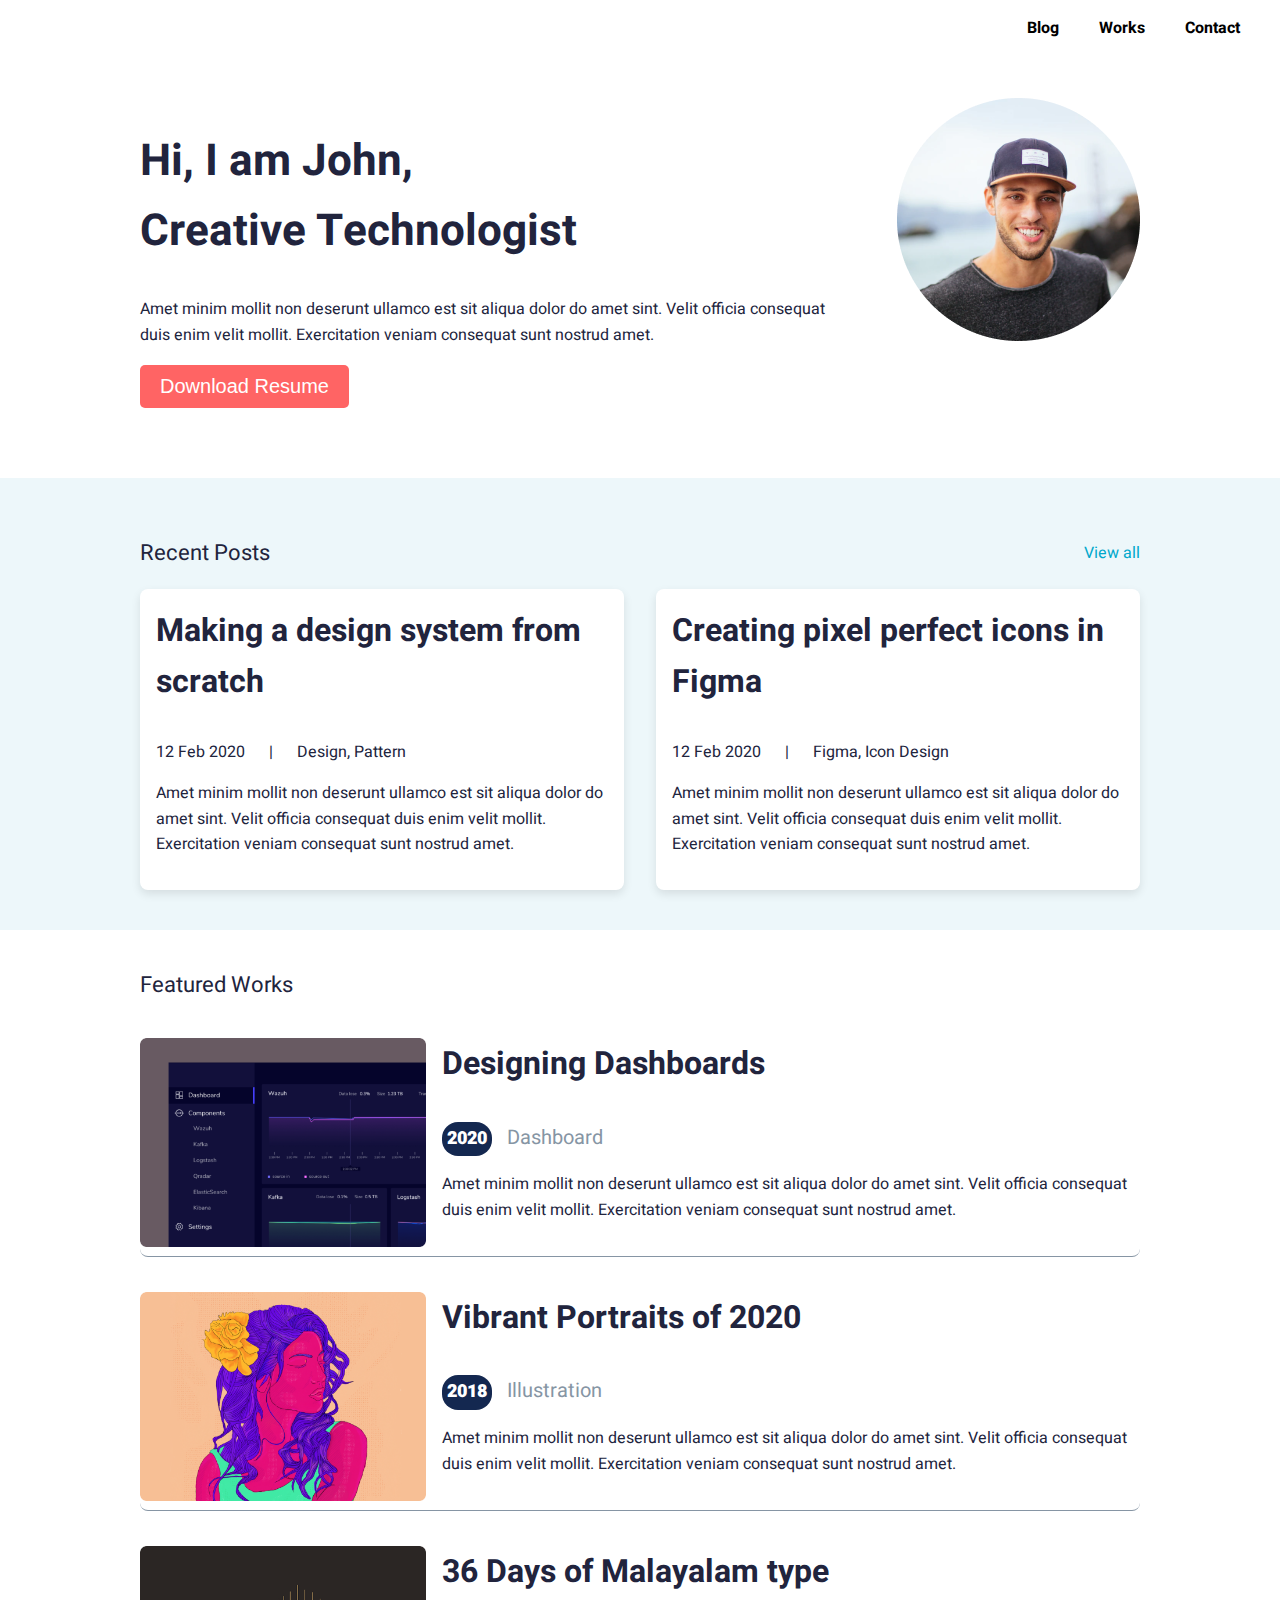
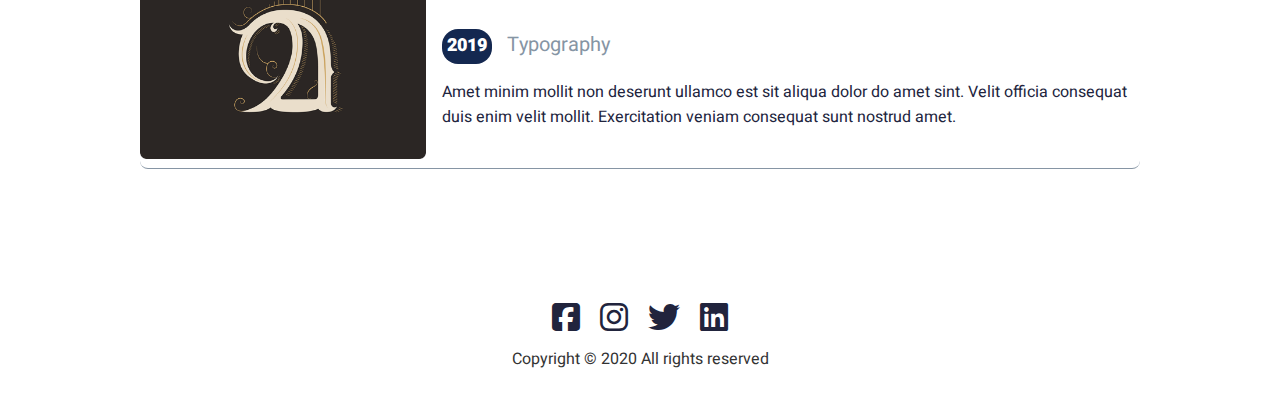
<file: index.html>
<!DOCTYPE html>
<html lang="en">

<head>
  <meta charset="UTF-8">
  <meta name="viewport" content="width=device-width, initial-scale=1.0">
  <title>Portfolio UI</title>
  <!-- Global Style -->
  <link rel="stylesheet" href="./assets/styles/style.css">
  <!-- Main Style -->
  <link rel="stylesheet" href="./assets/styles/home.css">
  <!-- Font Awesome -->
  <link rel="stylesheet" href="https://cdnjs.cloudflare.com/ajax/libs/font-awesome/6.6.0/css/all.min.css">
  <!-- Google Fonts -->
  <link rel="preconnect" href="https://fonts.googleapis.com">
  <link rel="preconnect" href="https://fonts.gstatic.com" crossorigin>
  <link href="https://fonts.googleapis.com/css2?family=Heebo:wght@100..900&display=swap" rel="stylesheet">
</head>

<body>
  <nav>
    <ul>
      <li><a href="#">Blog</a></li>
      <li><a href="work-details.html">Works</a></li>
      <li><a href="#">Contact</a></li>
    </ul>
  </nav>

  <header class="container">
    <div id="profile-section">
      <div>
        <img src="./assets/imgs/profile2.png" alt="Profile Picture">
      </div>
      <div>
        <h1>Hi, I am John, <br> Creative Technologist</h1>
        <p>Amet minim mollit non deserunt ullamco est sit aliqua dolor do amet sint. Velit officia consequat duis enim
          velit
          mollit. Exercitation veniam consequat sunt nostrud amet.</p>
        <button class="primary-btn">Download Resume</button>
      </div>
    </div>
  </header>

  <main>
    <section id="recent-posts">
      <div class="container">
        <div id="recent-header">
          <h2>Recent Posts</h2>
          <a href="#">View all</a>
        </div>
        <div id="posts">
          <div class="post">
            <h3>Making a design system from scratch</h3>
            <p>12 Feb 2020 &emsp; | &emsp; Design, Pattern</p>
            <p>Amet minim mollit non deserunt ullamco est sit aliqua dolor do amet sint. Velit officia consequat duis
              enim
              velit
              mollit. Exercitation veniam consequat sunt nostrud amet.</p>
          </div>
          <div class="post">
            <h3>Creating pixel perfect icons in Figma</h3>
            <p>12 Feb 2020 &emsp; | &emsp; Figma, Icon Design</p>
            <p>Amet minim mollit non deserunt ullamco est sit aliqua dolor do amet sint. Velit officia consequat duis
              enim
              velit
              mollit. Exercitation veniam consequat sunt nostrud amet.</p>
          </div>
        </div>
      </div>
    </section>

    <section class="container" id="featured-works">
      <h2>Featured Works</h2>
      <div class="works">
        <div class="work">
          <div class="work-img">
            <img src="./assets/imgs/image1.png" alt="Work Image 1">
          </div>
          <div class="work-text">
            <h3>Designing Dashboards</h3>
            <div class="year-type-text">
              <div class="year-text">2020</div>
              <p class="types-text">Dashboard</p>
            </div>
            <p>Amet minim mollit non deserunt ullamco est sit aliqua dolor do amet sint. Velit officia consequat duis
              enim
              velit
              mollit. Exercitation veniam consequat sunt nostrud amet.</p>
          </div>
        </div>
        <div class="work">
          <div class="work-img">
            <img src="./assets/imgs/image2.png" alt="Work Image 2">
          </div>
          <div class="work-text">
            <h3>Vibrant Portraits of 2020</h3>
            <div class="year-type-text">
              <div class="year-text">2018</div>
              <p class="types-text">Illustration</p>
            </div>
            <p>Amet minim mollit non deserunt ullamco est sit aliqua dolor do amet sint. Velit officia consequat duis
              enim
              velit
              mollit. Exercitation veniam consequat sunt nostrud amet.</p>
          </div>
        </div>
        <div class="work">
          <div class="work-img">
            <img src="./assets/imgs/image3.png" alt="Work Image 1">
          </div>
          <div class="work-text">
            <h3>36 Days of Malayalam type</h3>
            <div class="year-type-text">
              <div class="year-text">2019</div>
              <p class="types-text">Typography</p>
            </div>
            <p>Amet minim mollit non deserunt ullamco est sit aliqua dolor do amet sint. Velit officia consequat duis
              enim
              velit
              mollit. Exercitation veniam consequat sunt nostrud amet.</p>
          </div>
        </div>
      </div>
    </section>
  </main>

  <footer>
    <ul>
      <li><a href="#"><i class="fa-brands fa-square-facebook fa-2xl"></i></a></li>
      <li><a href="#"><i class="fa-brands fa-instagram fa-2xl"></i></a></li>
      <li><a href="#"><i class="fa-brands fa-twitter fa-2xl"></i></a></li>
      <li><a href="#"><i class="fa-brands fa-linkedin fa-2xl"></i></a></li>
    </ul>
    <p>Copyright &copy; 2020 All rights reserved</p>
  </footer>

</body>

</html>
</file>
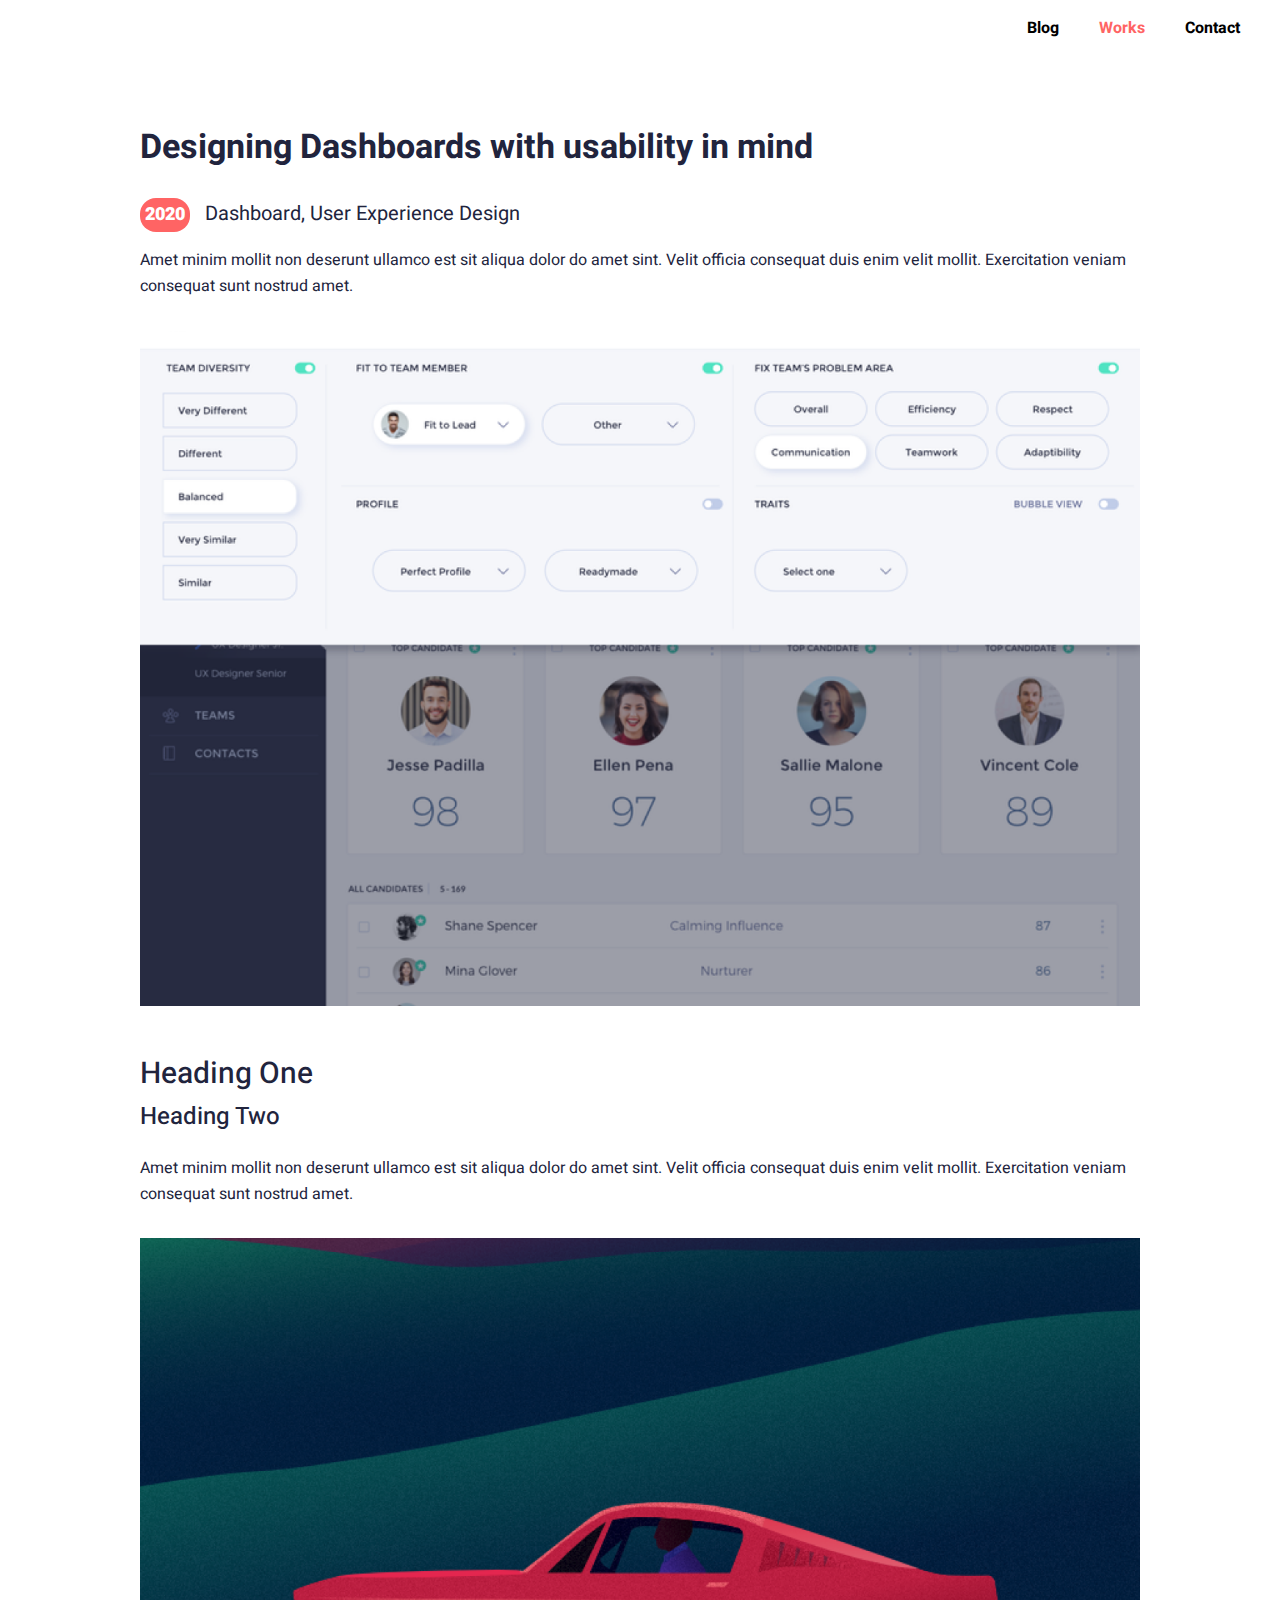
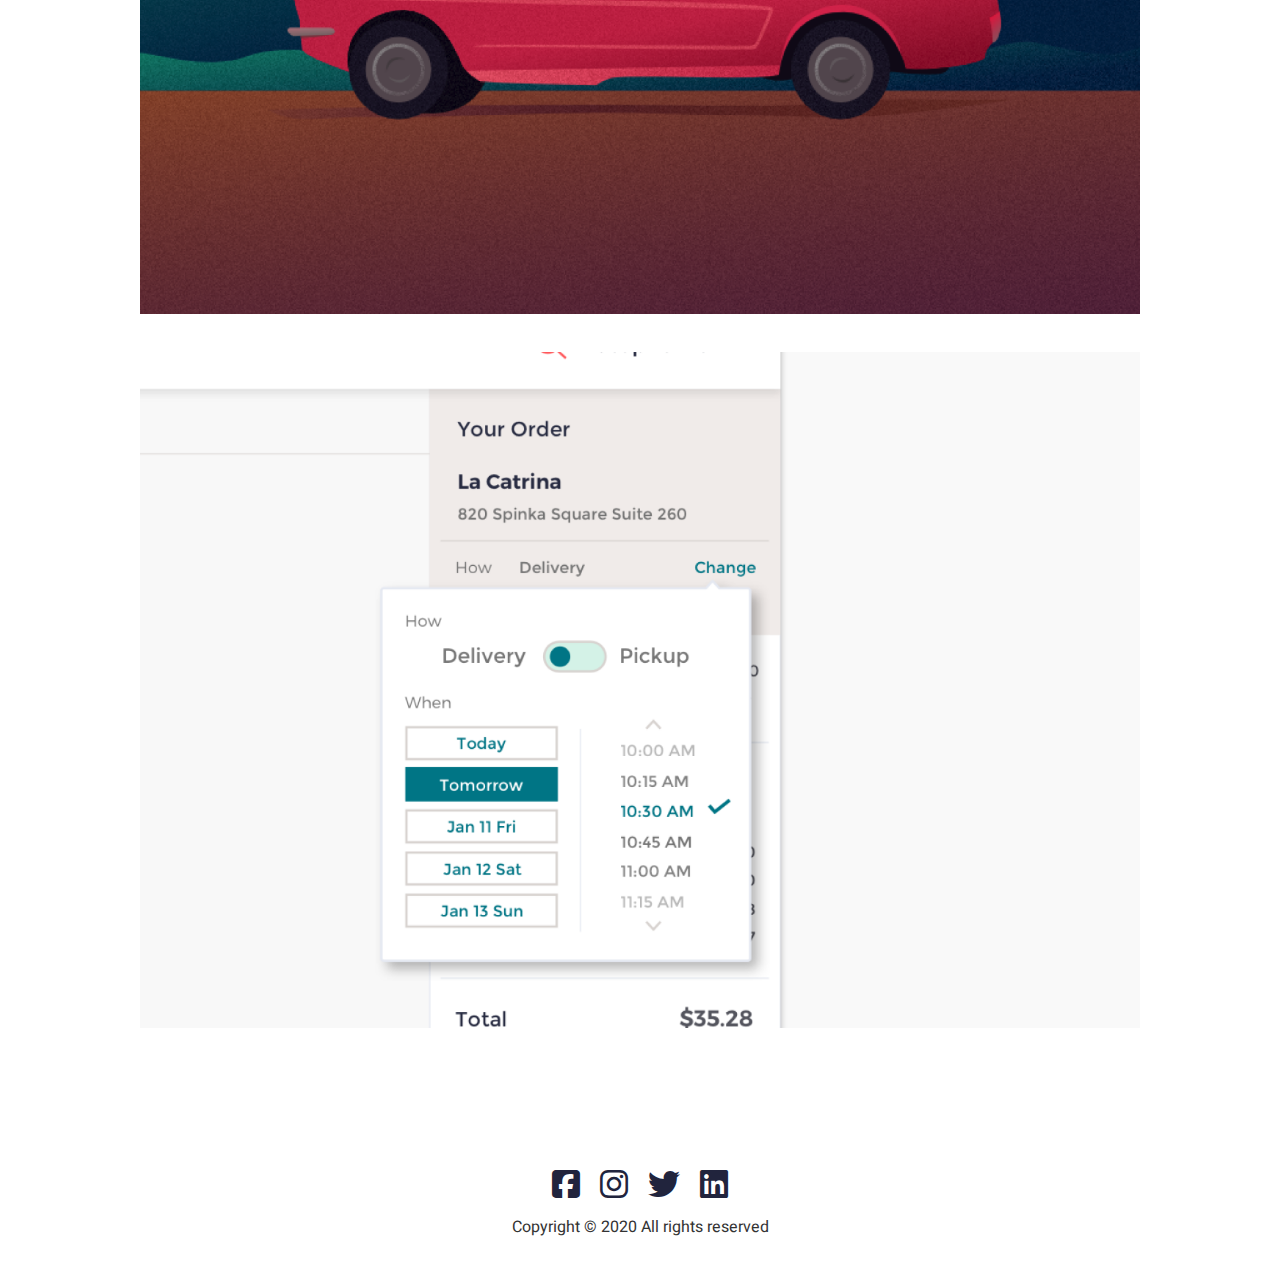
<file: work-details.html>
<!DOCTYPE html>
<html lang="en">

<head>
  <meta charset="UTF-8">
  <meta name="viewport" content="width=device-width, initial-scale=1.0">
  <title>Work Details | Portfolio UI</title>
  <!-- Global Style -->
  <link rel="stylesheet" href="./assets/styles/style.css">
  <!-- Main Style -->
  <link rel="stylesheet" href="./assets/styles/work-details.css">
  <!-- Font Awesome -->
  <link rel="stylesheet" href="https://cdnjs.cloudflare.com/ajax/libs/font-awesome/6.6.0/css/all.min.css">
  <!-- Google Fonts -->
  <link rel="preconnect" href="https://fonts.googleapis.com">
  <link rel="preconnect" href="https://fonts.gstatic.com" crossorigin>
  <link href="https://fonts.googleapis.com/css2?family=Heebo:wght@100..900&display=swap" rel="stylesheet">
</head>

<body>
  <nav>
    <ul>
      <li><a href="#">Blog</a></li>
      <li><a href="work-details.html" class="active">Works</a></li>
      <li><a href="#">Contact</a></li>
    </ul>
  </nav>
  <main class="container">
    <section id="section-one">
      <h1>Designing Dashboards with usability in mind</h1>
      <div class="year-type-text">
        <div class="year-text">2020</div>
        <p class="types-text">Dashboard, User Experience Design</p>
      </div>
      <p>Amet minim mollit non deserunt ullamco est sit aliqua dolor do amet sint. Velit officia consequat duis enim
        velit
        mollit. Exercitation veniam consequat sunt nostrud amet.</p>
      <img src="./assets/imgs/section1-img.png" alt="Dashboard webpage">
    </section>
    <section id="section-two">
      <h1>Heading One</h1>
      <h2>Heading Two</h2>
      <p>Amet minim mollit non deserunt ullamco est sit aliqua dolor do amet sint. Velit officia consequat duis enim
        velit
        mollit. Exercitation veniam consequat sunt nostrud amet.</p>
      <img src="./assets/imgs/section2-img1.png" alt="Illustration Car Drawing">
      <img src="./assets/imgs/section2-img2.png" alt="Setting Order Delivery Time">
    </section>
  </main>
  <footer>
    <ul>
      <li><a href="#"><i class="fa-brands fa-square-facebook fa-2xl"></i></a></li>
      <li><a href="#"><i class="fa-brands fa-instagram fa-2xl"></i></a></li>
      <li><a href="#"><i class="fa-brands fa-twitter fa-2xl"></i></a></li>
      <li><a href="#"><i class="fa-brands fa-linkedin fa-2xl"></i></a></li>
    </ul>
    <p>Copyright &copy; 2020 All rights reserved</p>
  </footer>
</body>

</html>
</file>
<file: assets/styles/style.css>
/* General Styles */
:root {
    --primary-color: #ff6464;
    --dark-color: #21243d;
}

body {
    font-family: "Heebo", sans-serif;
    margin: 0;
    padding: 0;
    line-height: 1.6;
    color: var(--dark-color);
}

section img {
    width: 100%;
}

.container {
    padding: 2.5rem;
    max-width: 1000px;
    margin: auto;
}

ul {
    display: flex;
    list-style: none;
    padding-left: 0;
}

a {
    text-decoration: none;
    color: #000;
}

/*Nav Bar*/
nav ul {
    justify-content: end;
}

nav ul li {
    margin-right: 2.5rem;
    font-weight: bold;
}

.active {
    color: var(--primary-color);
}

/* Base Style */
.year-type-text {
    display: flex;
    align-items: flex-start;
}

.year-text {
    background-color: #142850;
    font-size: 1.125rem;
    border-radius: 16px;
    padding: 3px 5px;
    color: white;
    font-weight: 900;
    width: fit-content;
    height: fit-content;
}

.types-text {
    font-size: 1.25rem;
    margin: 0;
    margin-left: 15px;
}

/* Footer */
footer {
    text-align: center;
    padding: 1rem;
    color: #333;
    margin-top: 3.125rem;
}

footer ul {
    justify-content: center;
}

footer ul li a {
    color: var(--dark-color);
}

footer i {
    margin-inline: 10px;
}
</file>
<file: assets/styles/home.css>
/* General Styles */

/* General Styles */
:root {
    --primary-color: #ff6464;
    --secondary-color: #00a8cc;
    --light-color: #8695a4;
}

h1 {
    font-size: 2.75rem;
}

h2 {
    font-weight: 400;
    font-size: 1.375rem;
}

h3 {
    margin-top: 0;
    font-size: 2rem;
}

#profile-section,
#posts,
#recent-header,
#works,
.work {
    display: flex;
}

/* Base Styles */

/* Profile */

#profile-section {
    flex-direction: row-reverse;
    gap: 3rem;
    margin-bottom: 1.875rem;
}

.primary-btn {
    padding: 10px 20px;
    background-color: var(--primary-color);
    color: white;
    border: none;
    border-radius: 5px;
    cursor: pointer;
    font-size: 1.25rem;
    font-weight: 500;
}

.primary-btn:hover {
    background-color: #ff6b7a;
}

/* Recent Posts */
#recent-posts {
    background-color: #edf7fa;
}

#posts,
#recent-header {
    justify-content: space-between;
    align-items: center;
}

#recent-header a {
    color: var(--secondary-color);
}

#posts {
    gap: 2rem;
}

.post {
    flex: 1;
    background-color: white;
    padding: 1rem;
    border-radius: 8px;
    box-shadow: 0 4px 10px rgba(0, 0, 0, 0.1);
}

/* Featured Works */

#featured-works {
    padding-block: 1.25rem;
}

#works {
    flex-direction: column;
    gap: 2rem;
    padding-block: 1.25rem;
}

.work {
    background-color: white;
    gap: 1rem;
    border-radius: 8px;
    border-bottom: 1px solid var(--light-color);
    margin-block: 35px;
}

.types-text {
    color: var(--light-color);
}

/* Media Queries */
@media (max-width: 768px) {
    /* General Styles */
    h2 {
        text-align: center;
        margin-bottom: 1.25rem;
    }

    h3 {
        font-size: 1.375rem;
    }

    .container {
        padding: 1.25rem;
    }

    #posts,
    #works,
    .work {
        flex-direction: column;
    }

    /* Base Styles */
    #profile-section {
        display: block;
        text-align: center;
    }

    #profile-section h1 {
        font-size: 2rem;
    }

    .recent-posts {
        padding: 1rem;
    }

    #recent-posts h2,
    #works h2 {
        text-align: center;
    }

    #recent-header {
        display: block;
    }

    #recent-header a {
        display: none;
    }

    .work-img img {
        width: 100%;
    }
}
</file>
<file: assets/styles/work-details.css>
/* General Styles */
:root {
    --primary-color: #ff6464;
    --dark-color: #21243d;
}

/* Base Styles */

.year-text {
    background-color: var(--primary-color);
}

#section-one h1 {
    font-size: 2.125rem;
}

#section-two h1 {
    font-size: 1.875rem;
    font-weight: 500;
    margin-bottom: 0;
}

#section-two h2 {
    margin-top: 0;
    font-weight: 500;
}

img {
    margin-block: 15px;
}

@media (max-width: 768px) {
    #section-one h1 {
        font-size: 1.875rem;
    }

    #section-two h1 {
        font-size: 1.625rem;
    }

    #section-two h2 {
        font-size: 1.25rem;
    }

    .types-text {
        font-size: 1.125rem;
    }
}
</file>
